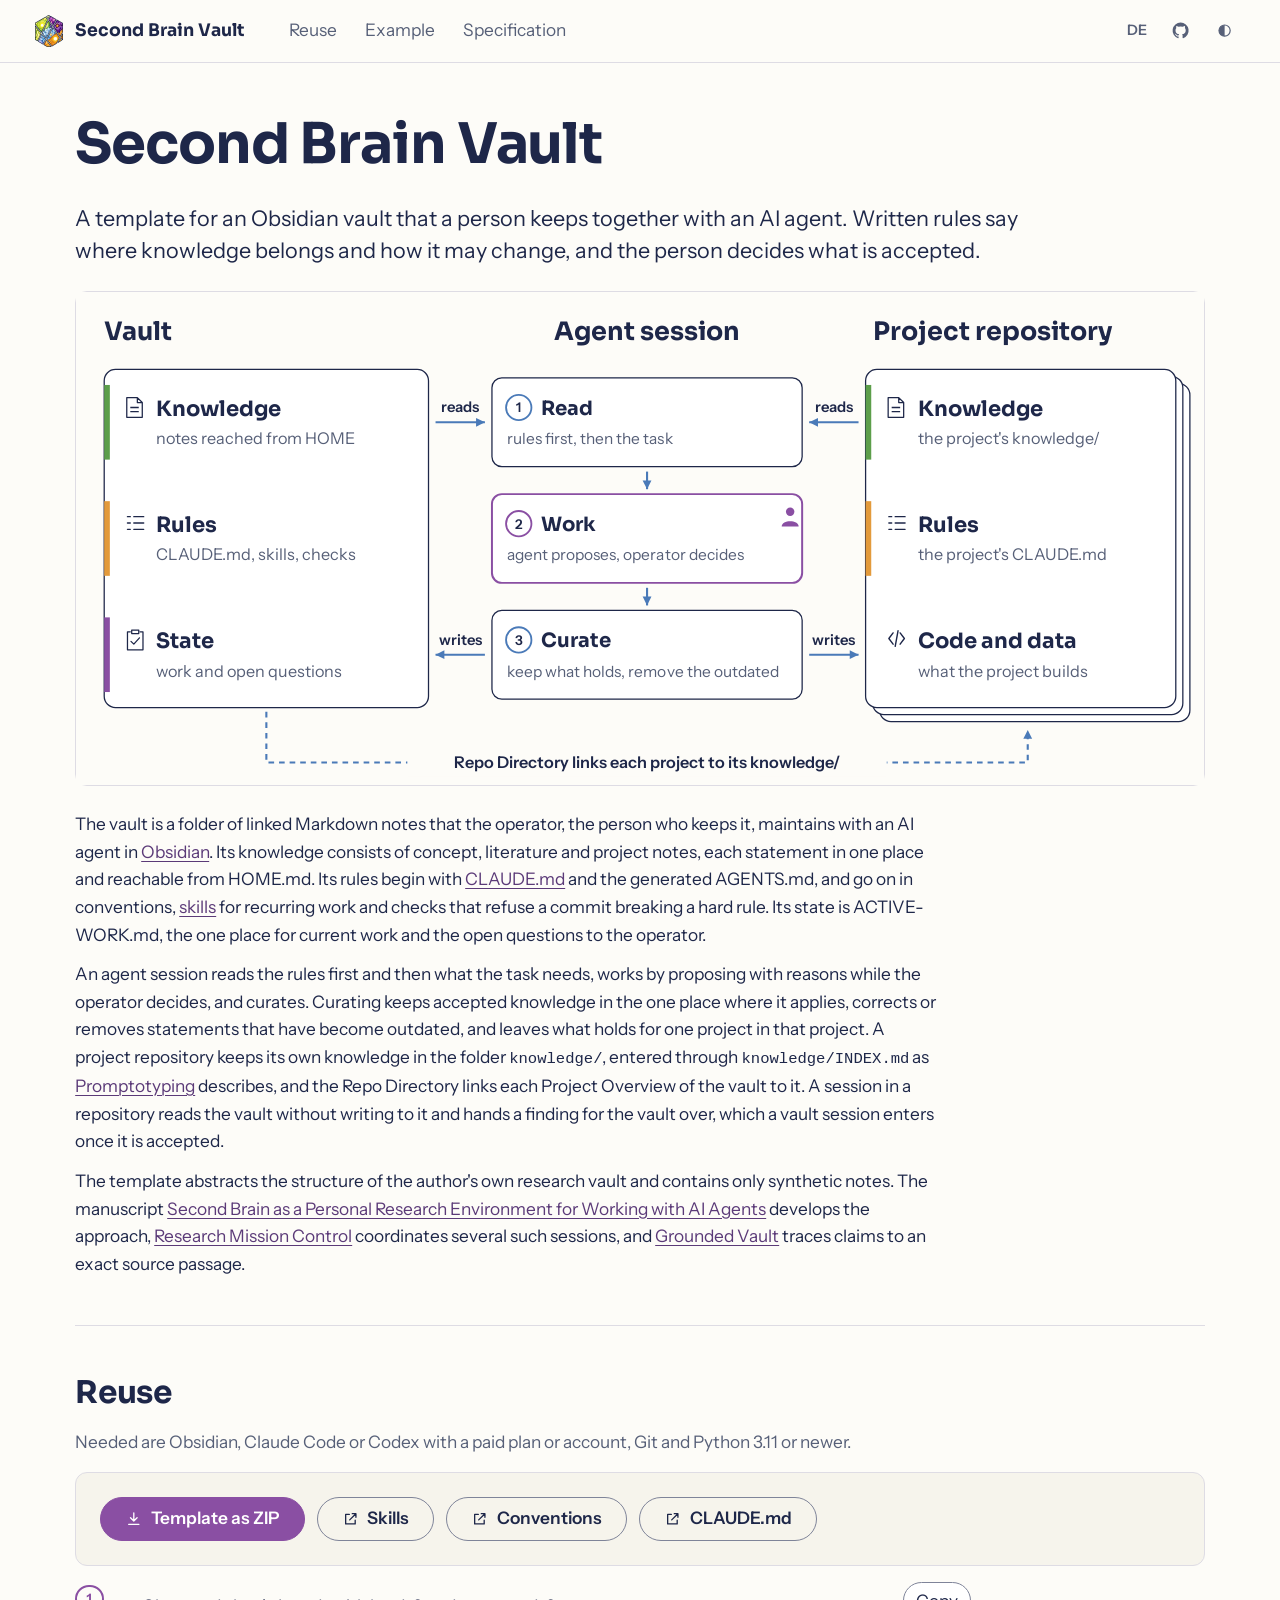
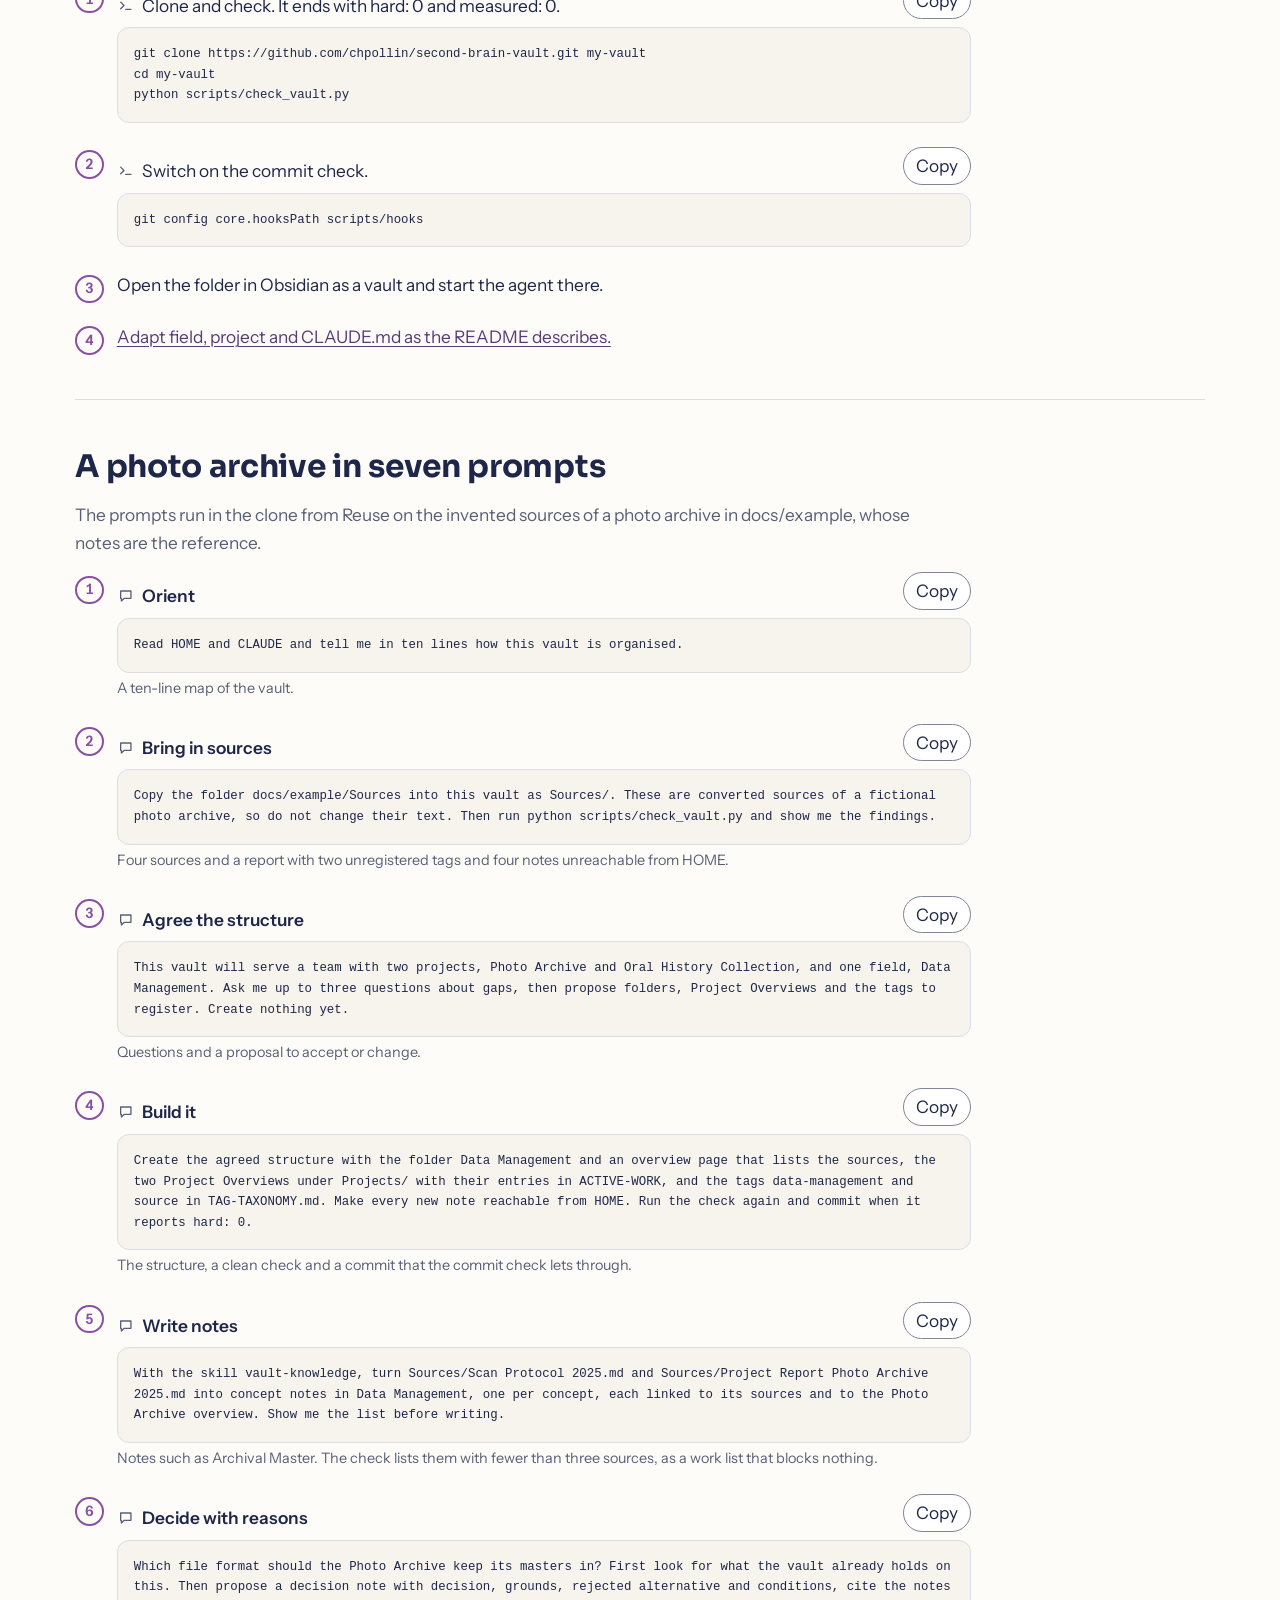
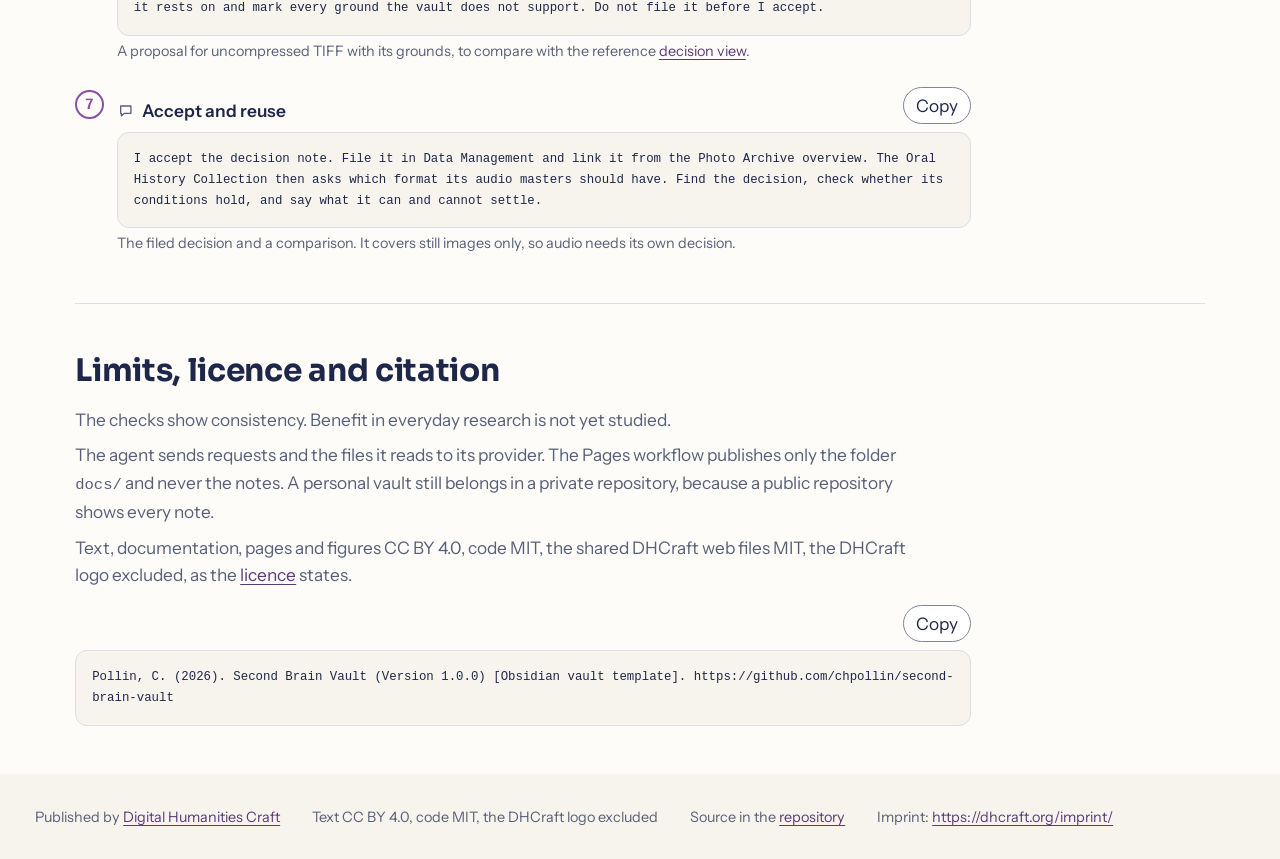
<file: docs/index.html>
<!doctype html>
<html lang="en" data-theme="light">
<head>
<meta charset="utf-8">
<meta name="viewport" content="width=device-width, initial-scale=1">
<title>Second Brain Vault</title>
<meta name="description" content="A template for an Obsidian vault that a person keeps together with an AI agent, with written rules, synthetic example notes, checks and a demo in seven prompts.">
<link rel="icon" type="image/png" sizes="32x32" href="assets/favicon-32.png">
<script>
  // The page opens light whatever the system setting; a stored choice from the toggle wins.
  // Set before first paint, so a reader who chose dark sees no light flash.
  try {
    if (localStorage.getItem("second-brain-vault-theme") === "dark") document.documentElement.setAttribute("data-theme", "dark");
  } catch (e) {}
</script>
<link rel="stylesheet" href="assets/dhcraft/dhcraft-tokens.css">
<link rel="stylesheet" href="assets/dhcraft/dhcraft-components.css">
<link rel="stylesheet" href="site.css">
<script type="module" src="page.js"></script>
<script type="module" src="assets/dhcraft/dhcraft-copy.js"></script>
</head>
<body>
<svg class="icon-set" aria-hidden="true" focusable="false">
  <symbol id="i-download" viewBox="0 0 24 24"><path d="M12 4v11m0 0-4.5-4.5M12 15l4.5-4.5M5 19.5h14"/></symbol>
  <symbol id="i-external" viewBox="0 0 24 24"><path d="M14 5h5v5m0-5-8.5 8.5M18 14v5H5V6h5"/></symbol>
  <symbol id="i-terminal" viewBox="0 0 24 24"><path d="m5 7 4.5 4.5L5 16m7 1h7"/></symbol>
  <symbol id="i-prompt" viewBox="0 0 24 24"><path d="M5 5.5h14v10H10l-4 3.5v-3.5H5z"/></symbol>
</svg>
<a class="dh-skip" href="#main" data-t="skip">Skip to content</a>
<header class="dh-head site-head">
  <a class="dh-brand" href="#top"><img src="assets/dhcraft/dhcraft-mark-watercolor-128.png" alt="" width="28" height="32">Second Brain Vault</a>
  <nav class="dh-nav" aria-label="Main" data-t-label="nav.label">
    <ul>
      <li><a href="#reuse" data-t="nav.reuse">Reuse</a></li>
      <li><a href="#example" data-t="nav.example">Example</a></li>
      <li><a href="https://github.com/chpollin/second-brain-vault/blob/main/knowledge/specification.md" data-t="nav.spec">Specification</a></li>
    </ul>
  </nav>
  <div class="head-tools">
    <a class="lang" id="lang-switch" hidden href="?lang=de" hreflang="de" lang="de" aria-label="Seite auf Deutsch anzeigen">DE</a>
    <a class="icon-button" href="https://github.com/chpollin/second-brain-vault"><span class="visually-hidden" data-t="head.repo">Repository on GitHub</span><svg viewBox="0 0 24 24" fill="currentColor" aria-hidden="true"><path d="M12 2a10 10 0 0 0-3.16 19.49c.5.09.68-.22.68-.48l-.01-1.7c-2.78.6-3.37-1.34-3.37-1.34-.45-1.16-1.11-1.47-1.11-1.47-.91-.62.07-.6.07-.6 1 .07 1.53 1.03 1.53 1.03.9 1.53 2.36 1.09 2.94.83.09-.65.35-1.09.63-1.34-2.22-.25-4.56-1.11-4.56-4.94 0-1.09.39-1.98 1.03-2.68-.1-.25-.45-1.27.1-2.64 0 0 .84-.27 2.75 1.02a9.5 9.5 0 0 1 5 0c1.91-1.29 2.75-1.02 2.75-1.02.55 1.37.2 2.39.1 2.64.64.7 1.03 1.59 1.03 2.68 0 3.84-2.34 4.68-4.57 4.93.36.31.68.92.68 1.85l-.01 2.75c0 .27.18.58.69.48A10 10 0 0 0 12 2z"/></svg></a>
    <button type="button" class="icon-button" id="theme-toggle" hidden><span class="visually-hidden">Switch to the dark theme</span><svg viewBox="0 0 24 24" fill="none" stroke="currentColor" stroke-width="1.5" aria-hidden="true"><circle cx="12" cy="12" r="7"/><path d="M12 5a7 7 0 0 0 0 14z" fill="currentColor" stroke="none"/></svg></button>
  </div>
</header>
<main id="main" class="page">

<section id="top" class="intro">
  <h1>Second Brain Vault</h1>
  <p class="lead" data-t="intro.abstract">A template for an Obsidian vault that a person keeps together with an AI agent. Written rules say where knowledge belongs and how it may change, and the person decides what is accepted.</p>
  <figure class="main-figure" tabindex="0" aria-label="Main figure" data-t-label="figure.label">
    <img src="images/second-brain-figure.svg" data-t-src="figure.src" width="1600" height="700" data-t-alt="figure.alt" alt="The vault holds knowledge, rules and state. An agent session reads from the vault and from a project repository, works with the agent proposing and the operator deciding, and curates. A project repository holds its own knowledge, rules, code and data, and the Repo Directory links each project to its knowledge folder.">
  </figure>
  <div class="prose-intro">
    <p data-t="intro.p1">The vault is a folder of linked Markdown notes that the operator, the person who keeps it, maintains with an AI agent in <a href="https://obsidian.md">Obsidian</a>. Its knowledge consists of concept, literature and project notes, each statement in one place and reachable from HOME.md. Its rules begin with <a href="https://github.com/chpollin/second-brain-vault/blob/main/CLAUDE.md">CLAUDE.md</a> and the generated AGENTS.md, and go on in conventions, <a href="https://github.com/chpollin/second-brain-vault/tree/main/.claude/skills">skills</a> for recurring work and checks that refuse a commit breaking a hard rule. Its state is ACTIVE-WORK.md, the one place for current work and the open questions to the operator.</p>
    <p data-t="intro.p2">An agent session reads the rules first and then what the task needs, works by proposing with reasons while the operator decides, and curates. Curating keeps accepted knowledge in the one place where it applies, corrects or removes statements that have become outdated, and leaves what holds for one project in that project. A project repository keeps its own knowledge in the folder <code>knowledge/</code>, entered through <code>knowledge/INDEX.md</code> as <a href="https://github.com/DigitalHumanitiesCraft/Promptotyping">Promptotyping</a> describes, and the Repo Directory links each Project Overview of the vault to it. A session in a repository reads the vault without writing to it and hands a finding for the vault over, which a vault session enters once it is accepted.</p>
    <p data-t="intro.p3">The template abstracts the structure of the author's own research vault and contains only synthetic notes. The manuscript <a href="https://github.com/chpollin/second-brain-vault/blob/main/knowledge/paper.md">Second Brain as a Personal Research Environment for Working with AI Agents</a> develops the approach, <a href="https://github.com/DigitalHumanitiesCraft/research-mission-control">Research Mission Control</a> coordinates several such sessions, and <a href="https://github.com/DigitalHumanitiesCraft/grounded-vault">Grounded Vault</a> traces claims to an exact source passage.</p>
  </div>
</section>

<section id="reuse" class="part" aria-labelledby="reuse-title">
  <h2 id="reuse-title" data-t="reuse.title">Reuse</h2>
  <p data-t="reuse.needs">Needed are Obsidian, Claude Code or Codex with a paid plan or account, Git and Python 3.11 or newer.</p>
  <div class="takeaway" role="group" aria-label="Files to take away" data-t-label="reuse.takeaway">
    <a class="dh-btn dh-btn--primary" href="https://github.com/chpollin/second-brain-vault/archive/refs/heads/main.zip"><svg class="icon" aria-hidden="true"><use href="#i-download"/></svg><span data-t="reuse.zip">Template as ZIP</span></a>
    <a class="dh-btn" href="https://github.com/chpollin/second-brain-vault/tree/main/.claude/skills"><svg class="icon" aria-hidden="true"><use href="#i-external"/></svg><span data-t="reuse.skills">Skills</span></a>
    <a class="dh-btn" href="https://github.com/chpollin/second-brain-vault/tree/main/Vault%20Operations/Conventions"><svg class="icon" aria-hidden="true"><use href="#i-external"/></svg><span data-t="reuse.conventions">Conventions</span></a>
    <a class="dh-btn" href="https://github.com/chpollin/second-brain-vault/blob/main/CLAUDE.md"><svg class="icon" aria-hidden="true"><use href="#i-external"/></svg>CLAUDE.md</a>
  </div>
  <ol class="steps">
    <li><figure class="dh-code"><figcaption><svg class="icon" aria-hidden="true"><use href="#i-terminal"/></svg><span data-t="reuse.s1">Clone and check. It ends with hard: 0 and measured: 0.</span></figcaption><pre><code>git clone https://github.com/chpollin/second-brain-vault.git my-vault
cd my-vault
python scripts/check_vault.py</code></pre></figure></li>
    <li><figure class="dh-code"><figcaption><svg class="icon" aria-hidden="true"><use href="#i-terminal"/></svg><span data-t="reuse.s2">Switch on the commit check.</span></figcaption><pre><code>git config core.hooksPath scripts/hooks</code></pre></figure></li>
    <li data-t="reuse.s3">Open the folder in Obsidian as a vault and start the agent there.</li>
    <li><a href="https://github.com/chpollin/second-brain-vault#make-it-your-own" data-t="reuse.s4">Adapt field, project and CLAUDE.md as the README describes.</a></li>
  </ol>
</section>

<section id="example" class="part" aria-labelledby="example-title">
  <h2 id="example-title" data-t="example.title">A photo archive in seven prompts</h2>
  <p data-t="example.text">The prompts run in the clone from Reuse on the invented sources of a photo archive in docs/example, whose notes are the reference.</p>
  <ol class="steps demo">
    <li><figure class="dh-code"><figcaption><svg class="icon" aria-hidden="true"><use href="#i-prompt"/></svg><strong data-t="example.s1.name">Orient</strong></figcaption><pre><code data-t="example.s1.prompt">Read HOME and CLAUDE and tell me in ten lines how this vault is organised.</code></pre></figure>
      <p class="yields" data-t="example.s1.yields">A ten-line map of the vault.</p></li>
    <li><figure class="dh-code"><figcaption><svg class="icon" aria-hidden="true"><use href="#i-prompt"/></svg><strong data-t="example.s2.name">Bring in sources</strong></figcaption><pre><code data-t="example.s2.prompt">Copy the folder docs/example/Sources into this vault as Sources/. These are converted sources of a fictional photo archive, so do not change their text. Then run python scripts/check_vault.py and show me the findings.</code></pre></figure>
      <p class="yields" data-t="example.s2.yields">Four sources and a report with two unregistered tags and four notes unreachable from HOME.</p></li>
    <li><figure class="dh-code"><figcaption><svg class="icon" aria-hidden="true"><use href="#i-prompt"/></svg><strong data-t="example.s3.name">Agree the structure</strong></figcaption><pre><code data-t="example.s3.prompt">This vault will serve a team with two projects, Photo Archive and Oral History Collection, and one field, Data Management. Ask me up to three questions about gaps, then propose folders, Project Overviews and the tags to register. Create nothing yet.</code></pre></figure>
      <p class="yields" data-t="example.s3.yields">Questions and a proposal to accept or change.</p></li>
    <li><figure class="dh-code"><figcaption><svg class="icon" aria-hidden="true"><use href="#i-prompt"/></svg><strong data-t="example.s4.name">Build it</strong></figcaption><pre><code data-t="example.s4.prompt">Create the agreed structure with the folder Data Management and an overview page that lists the sources, the two Project Overviews under Projects/ with their entries in ACTIVE-WORK, and the tags data-management and source in TAG-TAXONOMY.md. Make every new note reachable from HOME. Run the check again and commit when it reports hard: 0.</code></pre></figure>
      <p class="yields" data-t="example.s4.yields">The structure, a clean check and a commit that the commit check lets through.</p></li>
    <li><figure class="dh-code"><figcaption><svg class="icon" aria-hidden="true"><use href="#i-prompt"/></svg><strong data-t="example.s5.name">Write notes</strong></figcaption><pre><code data-t="example.s5.prompt">With the skill vault-knowledge, turn Sources/Scan Protocol 2025.md and Sources/Project Report Photo Archive 2025.md into concept notes in Data Management, one per concept, each linked to its sources and to the Photo Archive overview. Show me the list before writing.</code></pre></figure>
      <p class="yields" data-t="example.s5.yields">Notes such as Archival Master. The check lists them with fewer than three sources, as a work list that blocks nothing.</p></li>
    <li><figure class="dh-code"><figcaption><svg class="icon" aria-hidden="true"><use href="#i-prompt"/></svg><strong data-t="example.s6.name">Decide with reasons</strong></figcaption><pre><code data-t="example.s6.prompt">Which file format should the Photo Archive keep its masters in? First look for what the vault already holds on this. Then propose a decision note with decision, grounds, rejected alternative and conditions, cite the notes it rests on and mark every ground the vault does not support. Do not file it before I accept.</code></pre></figure>
      <p class="yields" data-t="example.s6.yields">A proposal for uncompressed TIFF with its grounds, to compare with the reference <a href="explorer.html">decision view</a>.</p></li>
    <li><figure class="dh-code"><figcaption><svg class="icon" aria-hidden="true"><use href="#i-prompt"/></svg><strong data-t="example.s7.name">Accept and reuse</strong></figcaption><pre><code data-t="example.s7.prompt">I accept the decision note. File it in Data Management and link it from the Photo Archive overview. The Oral History Collection then asks which format its audio masters should have. Find the decision, check whether its conditions hold, and say what it can and cannot settle.</code></pre></figure>
      <p class="yields" data-t="example.s7.yields">The filed decision and a comparison. It covers still images only, so audio needs its own decision.</p></li>
  </ol>
</section>

<section id="limits" class="part" aria-labelledby="limits-title">
  <h2 id="limits-title" data-t="limits.title">Limits, licence and citation</h2>
  <ul class="plain">
    <li data-t="limits.benefit">The checks show consistency. Benefit in everyday research is not yet studied.</li>
    <li data-t="limits.data">The agent sends requests and the files it reads to its provider. The Pages workflow publishes only the folder <code>docs/</code> and never the notes. A personal vault still belongs in a private repository, because a public repository shows every note.</li>
    <li data-t="limits.licence">Text, documentation, pages and figures CC BY 4.0, code MIT, the shared DHCraft web files MIT, the DHCraft logo excluded, as the <a href="https://github.com/chpollin/second-brain-vault/blob/main/LICENSE.md">licence</a> states.</li>
  </ul>
  <figure class="dh-code"><pre><code>Pollin, C. (2026). Second Brain Vault (Version 1.0.0) [Obsidian vault template]. https://github.com/chpollin/second-brain-vault</code></pre></figure>
</section>

</main>
<footer class="dh-foot site-foot">
  <p><span data-t="footer.by">Published by</span> <a href="https://dhcraft.org">Digital Humanities Craft</a></p>
  <p data-t="footer.licence">Text CC BY 4.0, code MIT, the DHCraft logo excluded</p>
  <p><span data-t="footer.source">Source in the</span> <a href="https://github.com/chpollin/second-brain-vault" data-t="footer.repo">repository</a></p>
  <p><span data-t="footer.imprint">Imprint:</span> <a href="https://dhcraft.org/imprint/">https://dhcraft.org/imprint/</a></p>
</footer>
</body>
</html>
</file>
<file: docs/assets/dhcraft/dhcraft-tokens.css>
/* DHCraft web tokens, shared by the public DHCraft method sites.
   Copy the whole web/ folder (or this file plus fonts/) into a site and load it before the
   site's own stylesheet. Brand hues are the dhcraft.org palette documented in ../README.md.
   Light and dark values sit together in light-dark(); a page follows the system setting,
   and data-theme="light|dark" on <html> or the class dh-dark on any element overrides it.
   Contrast ratios in the comments are WCAG 2 ratios against the ground of the same scheme. */

@font-face { font-family: "Instrument Sans"; src: url("fonts/instrument-sans-latin-400-normal.woff2") format("woff2"); font-weight: 400; font-style: normal; font-display: swap; }
@font-face { font-family: "Instrument Sans"; src: url("fonts/instrument-sans-latin-600-normal.woff2") format("woff2"); font-weight: 600; font-style: normal; font-display: swap; }
@font-face { font-family: "Sora"; src: url("fonts/sora-latin-600-normal.woff2") format("woff2"); font-weight: 600; font-style: normal; font-display: swap; }
@font-face { font-family: "Sora"; src: url("fonts/sora-latin-700-normal.woff2") format("woff2"); font-weight: 700; font-style: normal; font-display: swap; }

:root {
  color-scheme: light dark;

  /* Brand hues, unchanged from dhcraft.org. Use them for marks and categories only after a
     contrast and colour-vision check; text colours come from the role tokens below. */
  --dh-paper: #fdfcf8;
  --dh-ink-brand: #1e2749;
  --dh-ink-deep: #161d38;
  --dh-purple: #8a4fa3;
  --dh-purple-deep: #5b3a78;
  --dh-pink: #c06bb0;
  --dh-green: #5c9e4a;
  --dh-lime: #a9c53d;
  --dh-orange: #e39a3b;
  --dh-blue: #85aede;
  --dh-blue-deep: #4a7ab8;

  /* Roles, light value first, dark value second. */
  --dh-ground: light-dark(#fdfcf8, #161d38);       /* page background */
  --dh-ground-alt: light-dark(#f6f4ec, #121932);   /* bands, code blocks, figure frames */
  --dh-surface: light-dark(#ffffff, #1e2749);      /* cards and raised panels */
  --dh-ink: light-dark(#1e2749, #fdfcf8);          /* text, 14.2:1 light, 16.2:1 dark */
  --dh-ink-soft: light-dark(#576078, #b6bdd2);     /* secondary text, 5.6:1 or more on every ground */
  --dh-accent: light-dark(#8a4fa3, #ca91e3);       /* marks, primary button, focus, 5.1:1 or more */
  --dh-on-accent: light-dark(#ffffff, #161d38);    /* text on accent, 5.6:1 light, 6.8:1 dark */
  --dh-link: light-dark(#5b3a78, #e1b9f3);         /* links, 8.1:1 or more */
  --dh-line: light-dark(#dedce4, #2c3561);         /* decorative hairline, carries no meaning */
  --dh-line-strong: light-dark(#7f8499, #7a84a8);  /* boundaries of controls, 3.3:1 or more */
  --dh-focus: var(--dh-accent);

  /* Type. Sora sets headings, Instrument Sans everything else, code a system monospace. */
  --dh-font-text: "Instrument Sans", system-ui, -apple-system, "Segoe UI", Roboto, sans-serif;
  --dh-font-display: "Sora", "Instrument Sans", system-ui, sans-serif;
  --dh-font-mono: ui-monospace, "Cascadia Mono", Consolas, "SFMono-Regular", Menlo, monospace;
  --dh-step--1: clamp(0.84rem, 0.82rem + 0.1vw, 0.9rem);
  --dh-step-0: clamp(1rem, 0.97rem + 0.15vw, 1.08rem);
  --dh-step-1: clamp(1.15rem, 1.08rem + 0.35vw, 1.35rem);
  --dh-step-2: clamp(1.45rem, 1.25rem + 0.9vw, 1.95rem);
  --dh-step-3: clamp(2.2rem, 1.6rem + 2.6vw, 3.5rem);
  --dh-leading: 1.6;
  --dh-leading-tight: 1.2;

  /* Space and layout. */
  --dh-space-1: 0.25rem;
  --dh-space-2: 0.5rem;
  --dh-space-3: 0.75rem;
  --dh-space-4: 1rem;
  --dh-space-5: 1.5rem;
  --dh-space-6: 2rem;
  --dh-space-7: 3rem;
  --dh-gutter: clamp(1rem, 0.6rem + 2vw, 2.5rem);
  --dh-measure: 72ch;   /* reading width of prose, about 80 characters in Instrument Sans */
  --dh-page: 75rem;     /* width of the page frame, as on dhcraft.org */
  --dh-tap: 2.75rem;    /* minimum height of a control */

  /* Shape and lines. */
  --dh-radius-s: 0.375rem;
  --dh-radius-m: 0.75rem;
  --dh-radius-pill: 999px;
  --dh-hairline: 1px;
  --dh-focus-ring: 2px solid var(--dh-focus);
  --dh-focus-offset: 3px;
}

:root[data-theme="light"] { color-scheme: light; }
:root[data-theme="dark"] { color-scheme: dark; }
.dh-dark { color-scheme: dark; }
.dh-light { color-scheme: light; }
</file>
<file: docs/assets/dhcraft/dhcraft-components.css>
/* DHCraft shared building blocks: base text, header, footer, card, button, code block with
   copy button, diagram frame. Load after dhcraft-tokens.css.
   Everything sits in the layer dh, so any unlayered rule of a site wins without a
   specificity fight. Sites that use their own layers name dh first in their layer order. */

@layer dh {
  /* Base. Only what every page needs; a site keeps its own reset. */
  body {
    margin: 0;
    background-color: var(--dh-ground);
    color: var(--dh-ink);
    font-family: var(--dh-font-text);
    font-size: var(--dh-step-0);
    line-height: var(--dh-leading);
  }
  /* A dark island (dh-dark) re-reads the role tokens in its own scheme. */
  .dh-dark, .dh-light { background-color: var(--dh-ground); color: var(--dh-ink); }

  h1, h2, h3 { font-family: var(--dh-font-display); font-weight: 700; line-height: var(--dh-leading-tight); letter-spacing: -0.01em; text-wrap: balance; }
  h1 { font-size: var(--dh-step-3); letter-spacing: -0.02em; }
  h2 { font-size: var(--dh-step-2); }
  h3 { font-size: var(--dh-step-1); font-weight: 600; }

  a { color: var(--dh-link); text-decoration-thickness: 1px; text-underline-offset: 0.18em; }
  a:hover { color: var(--dh-accent); }
  code, kbd, pre { font-family: var(--dh-font-mono); font-size: 0.9em; }
  :focus-visible { outline: var(--dh-focus-ring); outline-offset: var(--dh-focus-offset); }

  .dh-prose { max-inline-size: var(--dh-measure); }
  .dh-page { max-inline-size: var(--dh-page); margin-inline: auto; padding-inline: var(--dh-gutter); }

  .dh-skip { position: absolute; inset-inline-start: var(--dh-space-4); inset-block-start: -4rem; z-index: 50; padding: var(--dh-space-2) var(--dh-space-4); background: var(--dh-ink); color: var(--dh-ground); border-radius: var(--dh-radius-s); }
  .dh-skip:focus { inset-block-start: var(--dh-space-2); }

  /* Header: brand mark and site name, then the navigation. Solid background, the current
     page carries aria-current and an accent underline. On narrow screens the navigation
     moves to its own line and scrolls sideways inside itself. */
  .dh-head {
    display: flex; flex-wrap: wrap; align-items: center; gap: var(--dh-space-2) var(--dh-space-6);
    padding: var(--dh-space-2) var(--dh-gutter);
    background-color: var(--dh-ground); color: var(--dh-ink);
    border-block-end: var(--dh-hairline) solid var(--dh-line);
  }
  .dh-brand { display: inline-flex; align-items: center; gap: var(--dh-space-3); min-block-size: var(--dh-tap); color: var(--dh-ink); font-family: var(--dh-font-display); font-weight: 700; text-decoration: none; }
  .dh-brand img { inline-size: auto; block-size: 2rem; }
  .dh-nav { flex: 1; min-inline-size: 0; }
  .dh-nav ul { display: flex; gap: var(--dh-space-1); margin: 0; padding: 0; list-style: none; overflow-x: auto; scrollbar-width: none; }
  .dh-nav a { display: block; padding: var(--dh-space-2) var(--dh-space-3); color: var(--dh-ink-soft); text-decoration: none; white-space: nowrap; border-block-end: 2px solid transparent; }
  .dh-nav a:hover, .dh-nav a:focus-visible { color: var(--dh-ink); text-decoration: underline; }
  .dh-nav a[aria-current] { color: var(--dh-ink); border-block-end-color: var(--dh-accent); }
  @media (max-width: 47.99rem) {
    .dh-nav { flex-basis: 100%; }
    .dh-nav a { padding-inline: var(--dh-space-2); }
  }

  /* Footer: publisher, licence, source. One row on wide screens, stacked on narrow ones. */
  .dh-foot {
    display: flex; flex-wrap: wrap; align-items: center; gap: var(--dh-space-3) var(--dh-space-6);
    margin-block-start: var(--dh-space-7); padding: var(--dh-space-6) var(--dh-gutter);
    background-color: var(--dh-ground-alt); color: var(--dh-ink-soft);
    font-size: var(--dh-step--1);
  }
  .dh-foot p { margin: 0; }
  .dh-foot a { color: var(--dh-link); }

  /* Card: one self-contained object with comparable siblings. No shadow, no nested frame.
     A card that is a link as a whole puts the link on its heading and stretches it. */
  .dh-card {
    position: relative; display: grid; gap: var(--dh-space-2); align-content: start;
    padding: var(--dh-space-5);
    background-color: var(--dh-surface); color: var(--dh-ink);
    border: var(--dh-hairline) solid var(--dh-line); border-radius: var(--dh-radius-m);
  }
  .dh-cards { display: grid; gap: var(--dh-space-4); grid-template-columns: repeat(auto-fill, minmax(min(100%, 16rem), 1fr)); }
  .dh-card > * { margin: 0; }
  .dh-card h3 a { color: inherit; text-decoration: none; }
  .dh-card h3 a::after { content: ""; position: absolute; inset: 0; border-radius: inherit; }
  .dh-card:has(h3 a:hover) { border-color: var(--dh-accent); }
  .dh-card:has(h3 a:focus-visible) { outline: var(--dh-focus-ring); outline-offset: var(--dh-focus-offset); }
  .dh-card h3 a:focus-visible { outline: none; }

  /* Button: pill, at least the tap height. Primary fills with the accent. */
  .dh-btn {
    display: inline-flex; align-items: center; justify-content: center; gap: var(--dh-space-2);
    min-block-size: var(--dh-tap); padding: var(--dh-space-2) var(--dh-space-5);
    border: var(--dh-hairline) solid var(--dh-line-strong); border-radius: var(--dh-radius-pill);
    background: transparent; color: var(--dh-ink);
    font: inherit; font-weight: 600; line-height: 1.3; text-decoration: none; cursor: pointer;
  }
  .dh-btn:hover { border-color: var(--dh-accent); color: var(--dh-ink); }
  .dh-btn--primary { background-color: var(--dh-accent); border-color: var(--dh-accent); color: var(--dh-on-accent); }
  .dh-btn--primary:hover { background-color: var(--dh-link); border-color: var(--dh-link); color: var(--dh-on-accent); }
  .dh-btn:disabled { opacity: 0.5; cursor: default; }

  /* Code block: a figure.dh-code holding one pre. dhcraft-copy.js adds the copy button only
     where the Clipboard API exists, so a page without it shows the plain block. */
  /* Caption and button share the row above the block, so the button never covers code that
     scrolls sideways on a narrow screen. */
  .dh-code { display: grid; grid-template-columns: minmax(0, 1fr) auto; align-items: end; gap: var(--dh-space-2); margin: var(--dh-space-4) 0; }
  .dh-code pre {
    grid-column: 1 / -1; grid-row: 2;
    margin: 0; padding: var(--dh-space-4);
    overflow-x: auto; background-color: var(--dh-ground-alt); color: var(--dh-ink);
    border: var(--dh-hairline) solid var(--dh-line); border-radius: var(--dh-radius-m);
    line-height: 1.5; tab-size: 2;
  }
  .dh-code figcaption { grid-column: 1; grid-row: 1; color: var(--dh-ink-soft); font-size: var(--dh-step--1); }
  .dh-copy {
    grid-column: 2; grid-row: 1;
    min-block-size: 2.25rem; padding: var(--dh-space-1) var(--dh-space-3);
    border: var(--dh-hairline) solid var(--dh-line-strong); border-radius: var(--dh-radius-pill);
    background-color: var(--dh-surface); color: var(--dh-ink);
    font: inherit; font-size: var(--dh-step--1); font-weight: 600; cursor: pointer;
  }
  .dh-copy:hover { border-color: var(--dh-accent); }

  /* Diagram frame: a figure.dh-figure with an SVG, image or HTML diagram and a caption.
     A diagram wider than the screen scrolls inside the frame, never the page. */
  .dh-figure { display: grid; gap: var(--dh-space-3); margin: var(--dh-space-5) 0; }
  .dh-figure__canvas {
    overflow-x: auto; padding: var(--dh-space-4);
    background-color: var(--dh-ground-alt);
    border: var(--dh-hairline) solid var(--dh-line); border-radius: var(--dh-radius-m);
  }
  .dh-figure__canvas > svg, .dh-figure__canvas > img { display: block; max-inline-size: 100%; block-size: auto; margin-inline: auto; }
  .dh-figure figcaption { max-inline-size: var(--dh-measure); color: var(--dh-ink-soft); font-size: var(--dh-step--1); }

  @media (prefers-reduced-motion: no-preference) {
    .dh-btn, .dh-copy, .dh-card { transition: border-color 0.15s ease, background-color 0.15s ease; }
  }
}
</file>
<file: docs/site.css>
/* Second Brain method page, after the Promptotyping start page as reference. Loads after the
   shared DHCraft tokens and building blocks under assets/dhcraft/, whose rules sit in the
   layer dh and lose to every layer declared here. The explorer pages load this file too, for
   the short role names and the reading styles. */
@layer dh, reset, base, layout, components, utilities;

/* Site roles, all derived from the shared tokens. The page opens light: index.html sets
   data-theme="light", and the toggle switches to the shared dark values. */
:root {
  --ground: var(--dh-ground);
  --ground-alt: var(--dh-ground-alt);
  --surface: var(--dh-surface);
  --ink: var(--dh-ink);
  --ink-soft: var(--dh-ink-soft);
  --ink-faint: var(--dh-ink-soft);
  --edge: var(--dh-line);
  --edge-hi: var(--dh-line-strong);
  --accent: var(--dh-accent);
  --accent-hi: var(--dh-link);
  --on-accent: var(--dh-on-accent);
  --focus: var(--dh-focus);
  --font: var(--dh-font-text);
  --display: var(--dh-font-display);
  --mono: var(--dh-font-mono);
  --step--1: var(--dh-step--1);
  --step-0: var(--dh-step-0);
  --step-1: var(--dh-step-1);
  --step-2: var(--dh-step-2);
  --step-3: var(--dh-step-3);
  --gutter: var(--dh-gutter);
  --wide: var(--dh-page);
  --measure: var(--dh-measure);
  --g-control: light-dark(var(--dh-blue-deep), var(--dh-blue));
  /* The figure is a light plate in both schemes, so it reads the same on a page, in a paper
     and on a slide. */
  --plate: var(--dh-paper);
}

@layer reset {
  *, *::before, *::after { box-sizing: border-box; }
  body, h1, h2, h3, h4, p, ol, ul, dl, dd, figure, pre { margin: 0; }
  ol, ul { padding: 0; list-style: none; }
  img, svg { display: block; max-inline-size: 100%; }
  button, input, select { font: inherit; color: inherit; }
}

@layer base {
  html { scroll-padding-block-start: 1rem; }
  @media (prefers-reduced-motion: no-preference) { html { scroll-behavior: smooth; } }
  body { -webkit-font-smoothing: antialiased; }
  code { overflow-wrap: anywhere; }
  [hidden] { display: none !important; }
  .icon-set { display: none; }
}

@layer layout {
  .site-head .dh-brand img { block-size: 2rem; inline-size: auto; }
  .head-tools { display: flex; gap: var(--dh-space-1); align-items: center; margin-inline-start: auto; }
  @media (max-width: 47.99rem) { .site-head { gap: 0 var(--dh-space-2); } .site-head .head-tools { order: 2; } .site-head .dh-nav { order: 3; } }

  .page { max-inline-size: var(--wide); margin-inline: auto; padding: 0 var(--gutter); }
  .part { display: grid; gap: var(--dh-space-4); padding-block: var(--dh-space-7); border-block-start: var(--dh-hairline) solid var(--edge); }
  .part > p { max-inline-size: var(--measure); color: var(--ink-soft); }
  .dh-foot { margin-block-start: 0; }
}

@layer components {
  .icon-button { display: inline-flex; align-items: center; justify-content: center; inline-size: 2.5rem; block-size: 2.5rem; border: 0; border-radius: var(--dh-radius-pill); background: transparent; color: var(--ink-soft); cursor: pointer; }
  .icon-button:hover, .icon-button:focus-visible { color: var(--ink); background: var(--ground-alt); }
  .icon-button svg { inline-size: 1.2rem; block-size: 1.2rem; }
  .lang { display: inline-flex; align-items: center; justify-content: center; min-inline-size: 2.5rem; block-size: 2.5rem; border-radius: var(--dh-radius-pill); color: var(--ink-soft); font-weight: 600; font-size: var(--step--1); text-decoration: none; }
  .lang:hover, .lang:focus-visible { color: var(--ink); background: var(--ground-alt); }
  .icon { inline-size: 1.1rem; block-size: 1.1rem; flex: none; fill: none; stroke: currentColor; stroke-width: 1.8; stroke-linecap: round; stroke-linejoin: round; }

  /* Title, abstract, main figure and the prose that explains it. */
  .intro { display: grid; gap: var(--dh-space-5); padding-block: var(--dh-space-7); }
  .intro .lead { max-inline-size: var(--measure); font-size: var(--step-1); line-height: 1.5; }
  .main-figure { border-radius: var(--dh-radius-m); background: var(--plate); border: var(--dh-hairline) solid var(--edge); }
  .main-figure img { inline-size: 100%; block-size: auto; }
  /* On phones the figure keeps a legible size and scrolls sideways inside its frame. */
  @media (max-width: 47.99rem) { .main-figure { overflow-x: auto; } .main-figure img { inline-size: 56rem; max-inline-size: none; } }
  .prose-intro { display: grid; gap: var(--dh-space-3); max-inline-size: var(--measure); }
  .prose-intro p { color: var(--ink); }

  /* Files to take away: one visibly separate block with one control per item. */
  .takeaway { display: flex; flex-wrap: wrap; gap: var(--dh-space-3); padding: var(--dh-space-5); border-radius: var(--dh-radius-m); background: var(--ground-alt); border: var(--dh-hairline) solid var(--edge); }

  /* Numbered steps; a step name or instruction shares the row above its block with the copy
     button. */
  .steps { display: grid; gap: var(--dh-space-5); counter-reset: step; max-inline-size: 56rem; }
  .steps > li { counter-increment: step; position: relative; padding-inline-start: 2.6rem; display: grid; gap: var(--dh-space-1); }
  .steps > li::before {
    content: counter(step); position: absolute; inset-inline-start: 0; inset-block-start: 0.2rem;
    inline-size: 1.8rem; block-size: 1.8rem; display: grid; place-items: center; border-radius: 50%;
    border: 2px solid var(--accent); color: var(--accent); font-weight: 600; font-size: var(--step--1); font-variant-numeric: tabular-nums;
  }
  .steps .dh-code { margin: 0; }
  .steps .dh-code figcaption { display: flex; gap: var(--dh-space-2); align-items: center; color: var(--ink); font-size: var(--step-0); }
  .steps .dh-code figcaption .icon { color: var(--ink-soft); }
  .dh-code pre { white-space: pre-wrap; overflow-wrap: anywhere; font-size: 0.86rem; }
  .yields { color: var(--ink-soft); font-size: var(--step--1); }
  .part > .dh-code { margin: 0; max-inline-size: 56rem; }
  .plain { display: grid; gap: var(--dh-space-2); max-inline-size: var(--measure); }
  .plain li { color: var(--ink-soft); }

  /* Reading styles of the explorer pages. */
  .prose { display: grid; gap: var(--dh-space-3); min-inline-size: 0; overflow-wrap: anywhere; }
  .prose h1 { font-size: var(--step-2); }
  .prose h2 { font-size: var(--step-1); margin-block-start: var(--dh-space-2); }
  .prose h3, .prose h4 { font-size: var(--step-0); }
  .prose ul, .prose ol { padding-inline-start: 1.3rem; list-style: revert; }
  .prose pre { background: var(--ground-alt); padding: var(--dh-space-3); border-radius: var(--dh-radius-s); overflow-x: auto; }
  .prose table { font-size: var(--step--1); display: block; overflow-x: auto; border-collapse: collapse; }
  .prose th, .prose td { text-align: start; vertical-align: top; padding: var(--dh-space-2) var(--dh-space-3) var(--dh-space-2) 0; border-block-end: 1px solid var(--edge); }
  .prose blockquote, .prose .callout { margin: 0; padding: var(--dh-space-2) var(--dh-space-4); border-inline-start: 3px solid var(--accent); background: var(--ground-alt); border-radius: var(--dh-radius-s); }
  .prose .callout-title { font-weight: 700; }
  .prose .inline-fields { display: grid; grid-template-columns: max-content minmax(0, 1fr); gap: 0.15rem var(--dh-space-3); font-size: var(--step--1); }
  .prose .inline-fields dt { font-family: var(--mono); color: var(--ink-soft); }
  .prose .block-id, .prose .footnotes { font-size: var(--step--1); color: var(--ink-soft); }
  .prose .dead-link { color: var(--ink-soft); text-decoration: line-through; }
  .frontmatter { display: grid; grid-template-columns: max-content minmax(0, 1fr); gap: 0.1rem var(--dh-space-3); font-family: var(--mono); font-size: var(--step--1); background: var(--ground-alt); padding: var(--dh-space-2) var(--dh-space-3); border-radius: var(--dh-radius-s); }
  .frontmatter dt { color: var(--ink-soft); }
}

@layer utilities {
  .visually-hidden { position: absolute; inline-size: 1px; block-size: 1px; overflow: hidden; clip-path: inset(50%); white-space: nowrap; }
}
</file>
